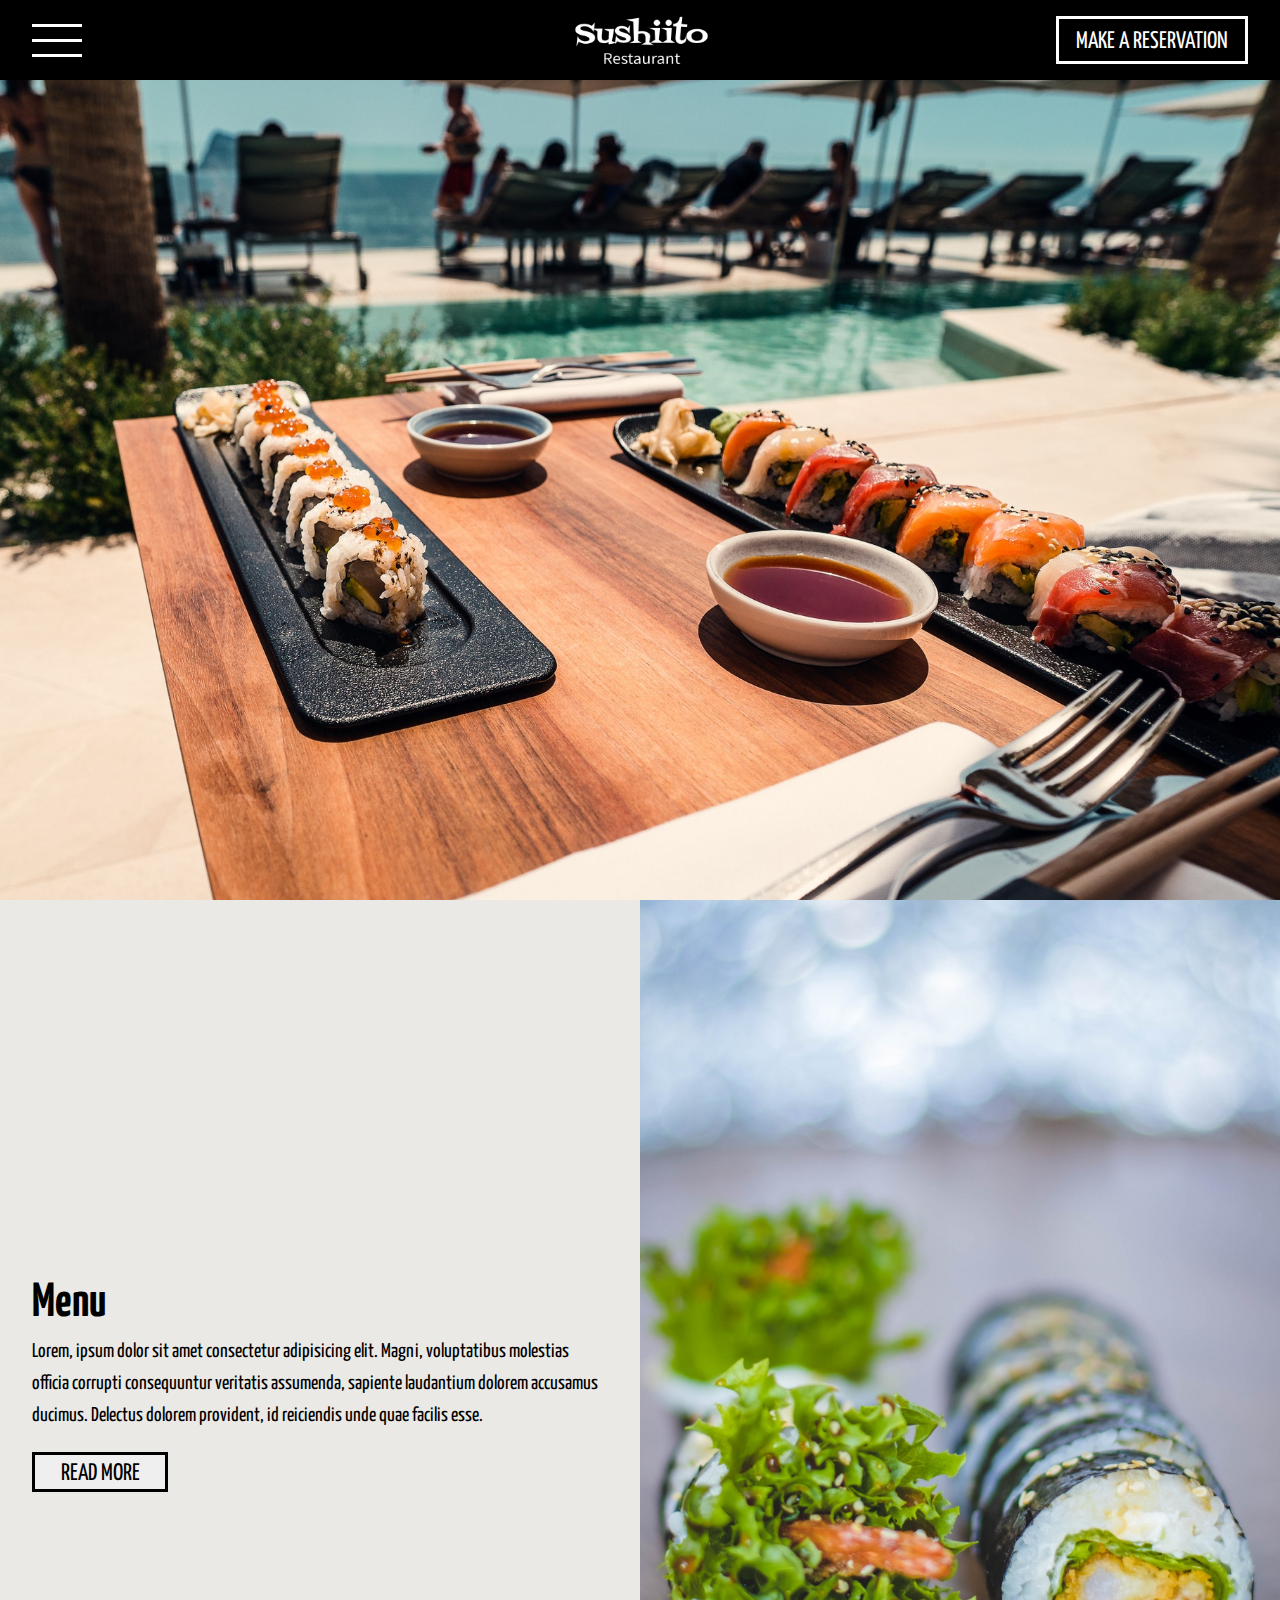
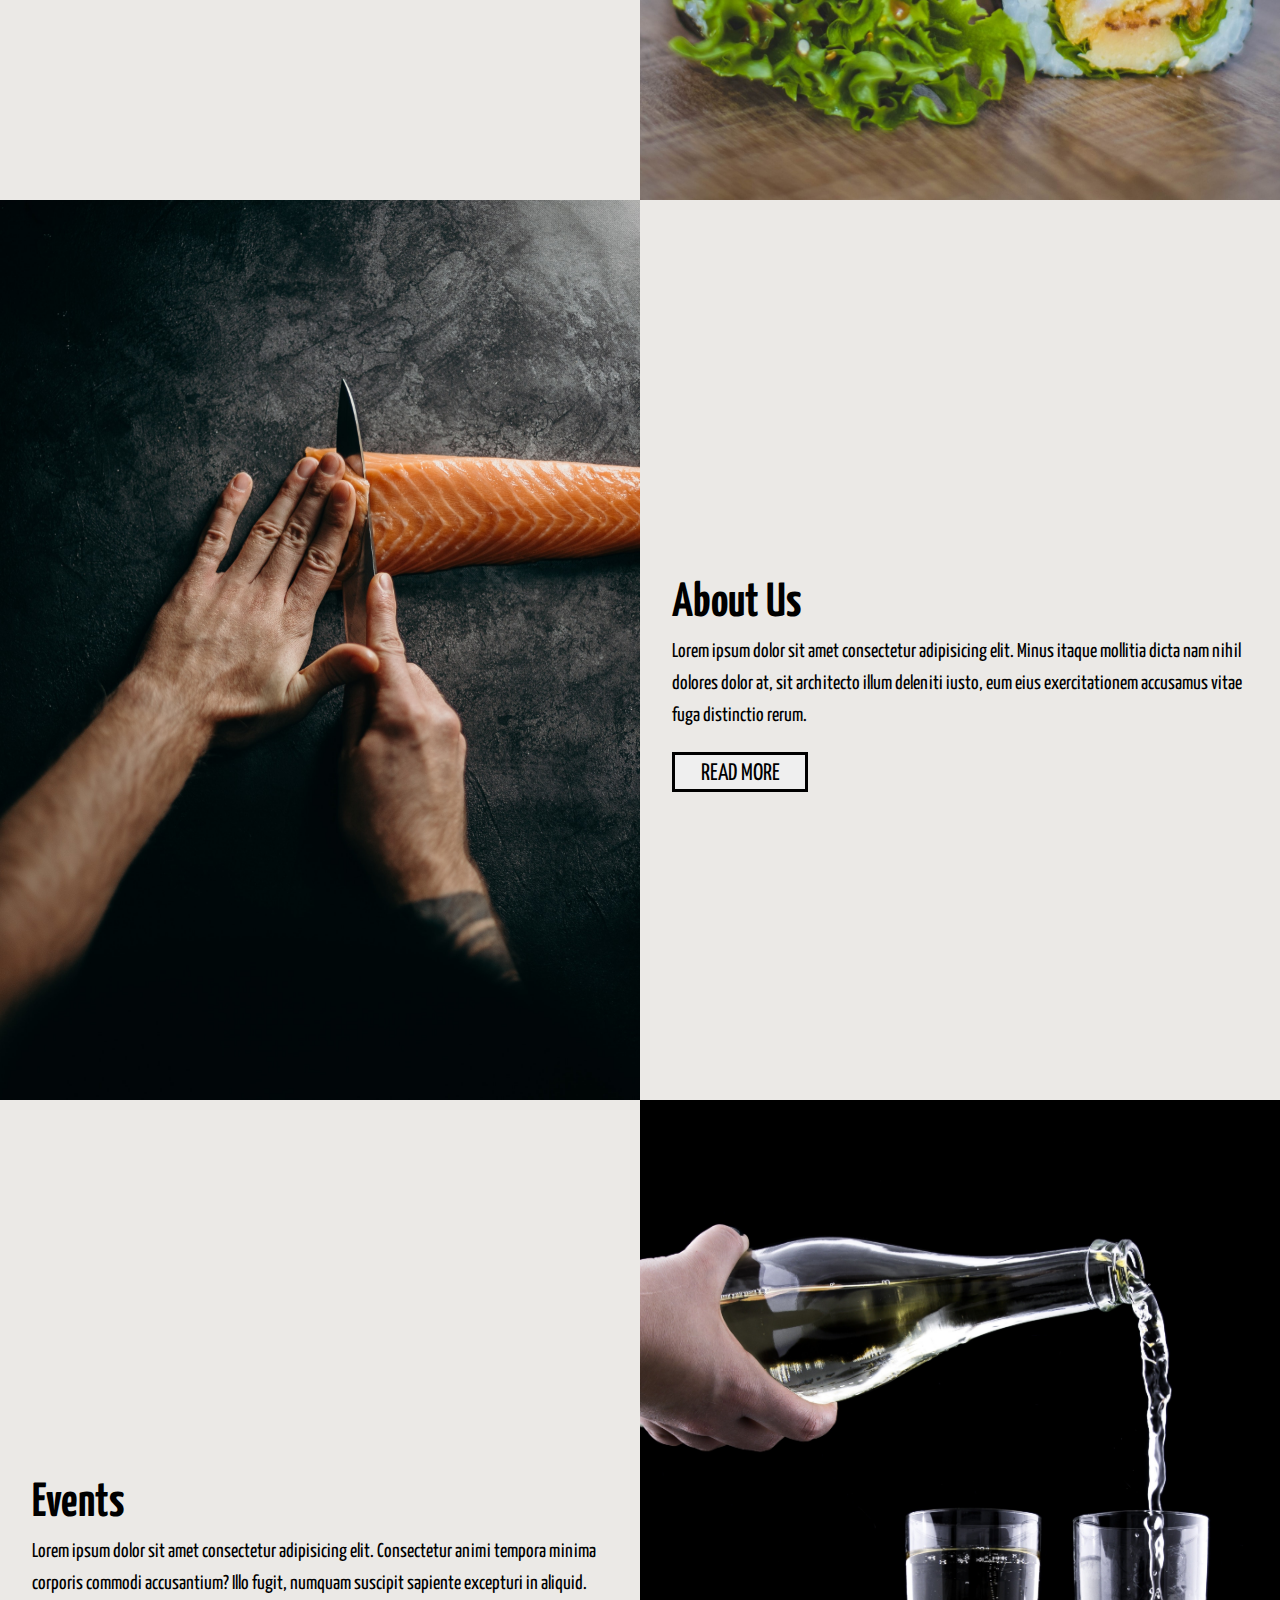
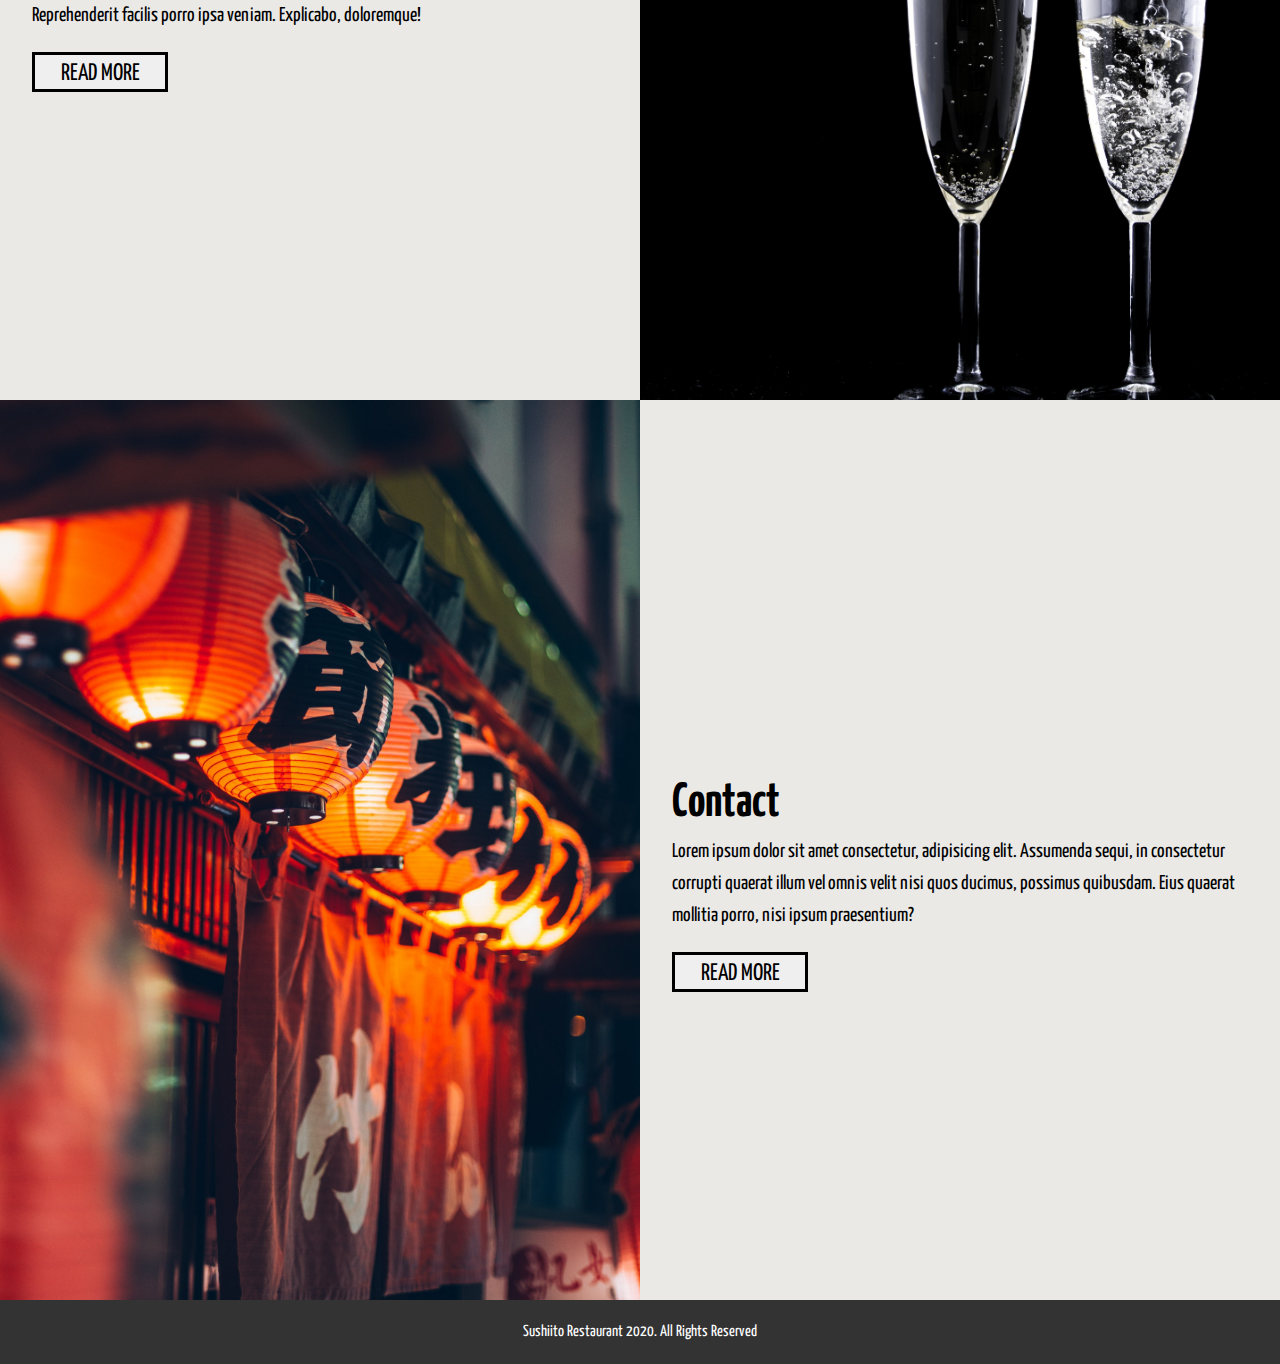
<file: index.html>
<!DOCTYPE html>
<html lang="en">
<head>
    <meta charset="UTF-8">
    <meta name="viewport" content="width=device-width, initial-scale=1.0">
    <meta http-equiv="X-UA-Compatible" content="ie=edge">
    <title>Sushiito Restaurant</title>
    <link rel="stylesheet" href="css/style.css">
    <link rel="stylesheet" href="css/menu.css">
    <link rel="stylesheet" href="https://unpkg.com/aos@next/dist/aos.css" />
    <link rel="stylesheet" href="https://fonts.googleapis.com/css?family=Fontdiner+Swanky|Yanone+Kaffeesatz&display=swap"> 
</head>
<body>
    <header class="header" id="navbar">
        <div class="container">
            <nav>
                <div class="navbar-segment" id="menu-segment">
                    <div class="menu-wrap">
                        <input type="checkbox" class="toggler">
                        <div class="hamburger"><div></div></div>
                        <div class="menu">
                            <div>
                                <div>
                                    <ul>
                                        <li><a href="https://lyamtorres.github.io/sushiito-restaurant/">Home</a></li>
                                        <li><a href="pages/restaurant-menu.html">Menu</a></li>
                                        <li><a href="pages/about.html">About</a></li>
                                        <li><a href="pages/events.html">Events</a></li>
                                        <li><a href="pages/contact.html">Contact</a></li>
                                        <li class="menu-reservation"><a href="pages/reservation.html">Reservation</a></li>
                                    </ul>
                                </div>
                            </div>
                        </div>
                    </div> 
                </div>
                <div class="navbar-segment" id="logo-segment">
                    <a href="https://lyamtorres.github.io/sushiito-restaurant/">
                        <div class="logo">
                            <img src="img/logo.png" alt="Logo of Sushiito Restaurant">
                        </div>
                    </a>
                </div>
                <div class="navbar-segment" id="reservation-segment">
                    <button type="button" id="reservation" onclick="location.href='pages/reservation.html'">make a reservation</button>
                </div>
            </nav>
        </div>
    </header>
    <section class="showcase">
        <div class="image-container">
        </div>
    </section>
    <section class="restaurant-menu">
        <div class="container">
            <div class="split info restaurant-menu"> 
                <div class="item">
                    <h2 class="title">Menu</h2>
                    <p class="description">
                        Lorem, ipsum dolor sit amet consectetur adipisicing elit. Magni, voluptatibus molestias officia 
                        corrupti consequuntur veritatis assumenda, sapiente laudantium dolorem accusamus ducimus. 
                        Delectus dolorem provident, id reiciendis unde quae facilis esse.
                    </p>
                    <button type="button" id="menu-button" onclick="location.href='pages/restaurant-menu.html'">read more</button>
                </div>
            </div>
                <div class="split image restaurant-menu">
            </div>
        </div>
    </section>
    <section class="about">
        <div class="container">
            <div class="split image about">
            </div>
            <div class="split info about">
                <div class="item">
                    <h2 class="title">About us</h2>
                    <p class="description">
                        Lorem ipsum dolor sit amet consectetur adipisicing elit. 
                        Minus itaque mollitia dicta nam nihil dolores dolor at, sit architecto illum deleniti iusto,
                        eum eius exercitationem accusamus vitae fuga distinctio rerum.
                    </p>
                    <button type="button" id="about-button" onclick="location.href='pages/about.html'">read more</button>
                </div>
            </div>
        </div>
    </section>
    <section class="events">
        <div class="container">
            <div class="split info events">
                <div class="item">
                    <h2 class="title">Events</h2>
                    <p class="description">
                        Lorem ipsum dolor sit amet consectetur adipisicing elit.
                        Consectetur animi tempora minima corporis commodi accusantium?
                        Illo fugit, numquam suscipit sapiente excepturi in aliquid. 
                        Reprehenderit facilis porro ipsa veniam. Explicabo, doloremque!
                    </p>
                    <button type="button" id="events-button" onclick="location.href='pages/events.html'">read more</button>
                </div>
            </div>
            <div class="split image events">
            </div>
        </div>
    </section>
    <section class="contact">
        <div class="container">
            <div class="split image contact">
            </div>
            <div class="split info contact">
                <div class="item">
                    <h2 class="title">Contact</h2>
                    <p class="description">
                        Lorem ipsum dolor sit amet consectetur, adipisicing elit. 
                        Assumenda sequi, in consectetur corrupti quaerat illum vel 
                        omnis velit nisi quos ducimus, possimus quibusdam. 
                        Eius quaerat mollitia porro, nisi ipsum praesentium?
                    </p>
                    <button type="button" id="contact-button" onclick="location.href='pages/contact.html'">read more</button>
                </div>
            </div>
        </div>
    </section>
    <footer class="footer">
        <div class="container">
            <p class="copyright">Sushiito Restaurant 2020. All Rights Reserved</p>
        </div>
    </footer>
   <script src="js/script.js"></script>
</body>
</html>
</file>
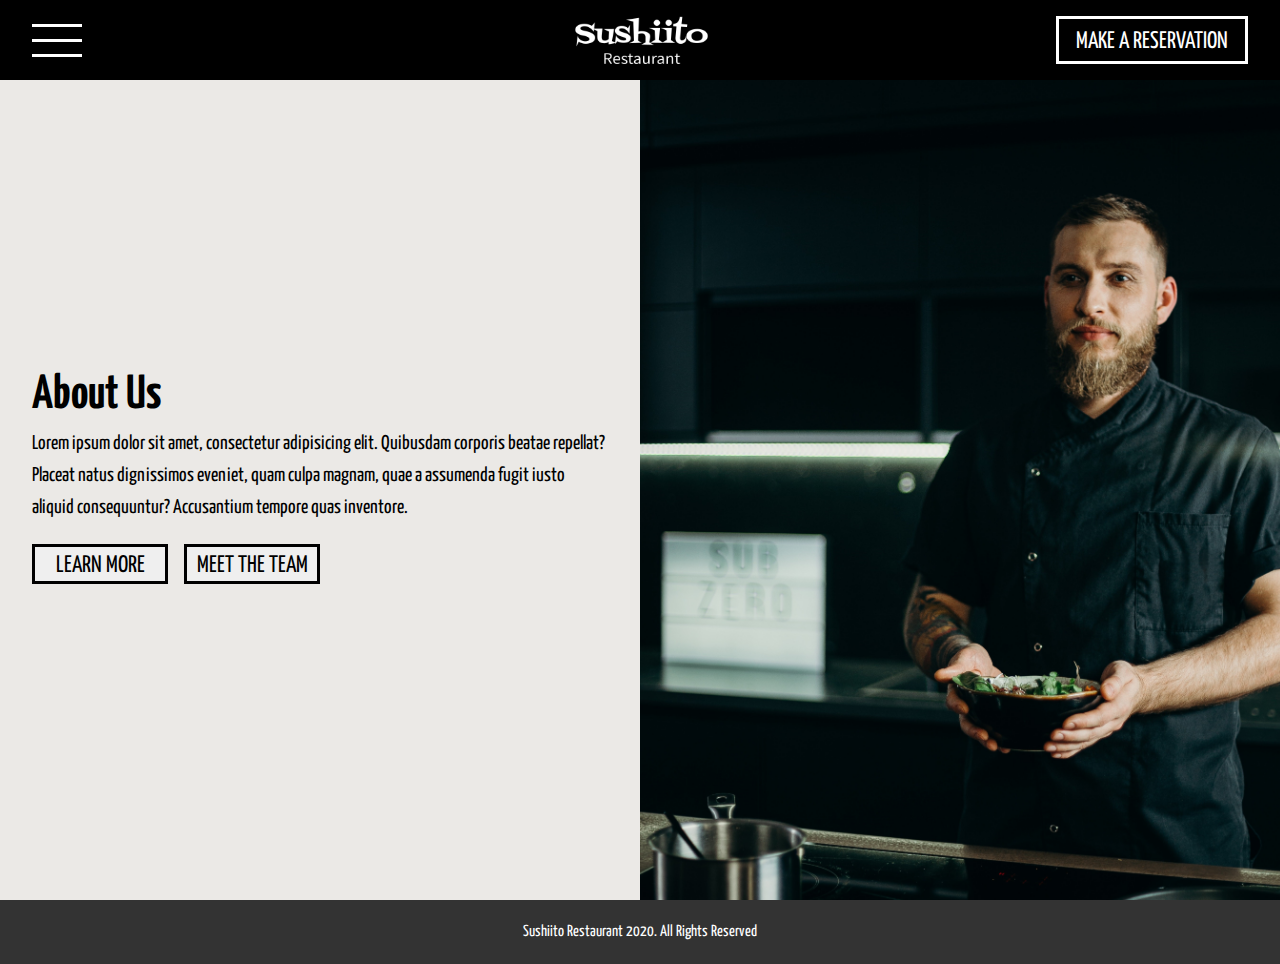
<file: pages/about.html>
<!DOCTYPE html>
<html lang="en">
<head>
    <meta charset="UTF-8">
    <meta name="viewport" content="width=device-width, initial-scale=1.0">
    <meta http-equiv="X-UA-Compatible" content="ie=edge">
    <title>About Sushiito & the Crew</title>
    <link rel="stylesheet" href="../css/style.css">
    <link rel="stylesheet" href="../css/menu.css">
    <link href="https://fonts.googleapis.com/css?family=Fontdiner+Swanky|Yanone+Kaffeesatz&display=swap" rel="stylesheet"> 
</head>
<body>
    <header class="header" id="navbar">
        <div class="container">
            <nav>
                <div class="navbar-segment" id="menu-segment">
                    <div class="menu-wrap">
                        <input type="checkbox" class="toggler">
                        <div class="hamburger"><div></div></div>
                        <div class="menu">
                            <div>
                                <div>
                                    <ul>
                                        <li><a href="https://lyamtorres.github.io/sushiito-restaurant/">Home</a></li>
                                        <li><a href="restaurant-menu.html">Menu</a></li>
                                        <li><a href="about.html">About</a></li>
                                        <li><a href="events.html">Events</a></li>
                                        <li><a href="contact.html">Contact</a></li>
                                        <li class="menu-reservation"><a href="reservation.html">Reservation</a></li>
                                    </ul>
                                </div>
                            </div>
                        </div>
                    </div> 
                </div>
                <div class="navbar-segment" id="logo-segment">
                    <a href="https://lyamtorres.github.io/sushiito-restaurant/">
                        <div class="logo">
                            <img src="../img/logo.png" alt="Logo of Sushiito Restaurant">
                        </div>
                    </a>
                </div>
                <div class="navbar-segment" id="reservation-segment">
                    <button type="button" id="reservation" onclick="location.href='reservation.html'">make a reservation</button>
                </div>
            </nav>
        </div>
    </header>
    <section class="main-about">
        <div class="container">
            <div class="split info main-about">
                <div class="item">
                    <h2 class="title">About us</h2>
                    <p class="description">
                        Lorem ipsum dolor sit amet, consectetur adipisicing elit.
                        Quibusdam corporis beatae repellat? Placeat natus dignissimos eveniet,
                        quam culpa magnam, quae a assumenda fugit iusto aliquid consequuntur? 
                        Accusantium tempore quas inventore.
                    </p>
                    <div class="box">
                        <button type="button" id="learn-more-button" onclick="">learn more</button>
                        <button type="button" id="meet-team-button" onclick="">meet the team</button>
                    </div>

                </div>
            </div>
            <div class="split image main-about">
            </div>
        </div>
    </section>
    <footer class="footer">
        <div class="container">
            <p class="copyright">Sushiito Restaurant 2020. All Rights Reserved</p>
        </div>
    </footer>
    <script src="../js/script.js"></script>
</body>
</html>
</file>
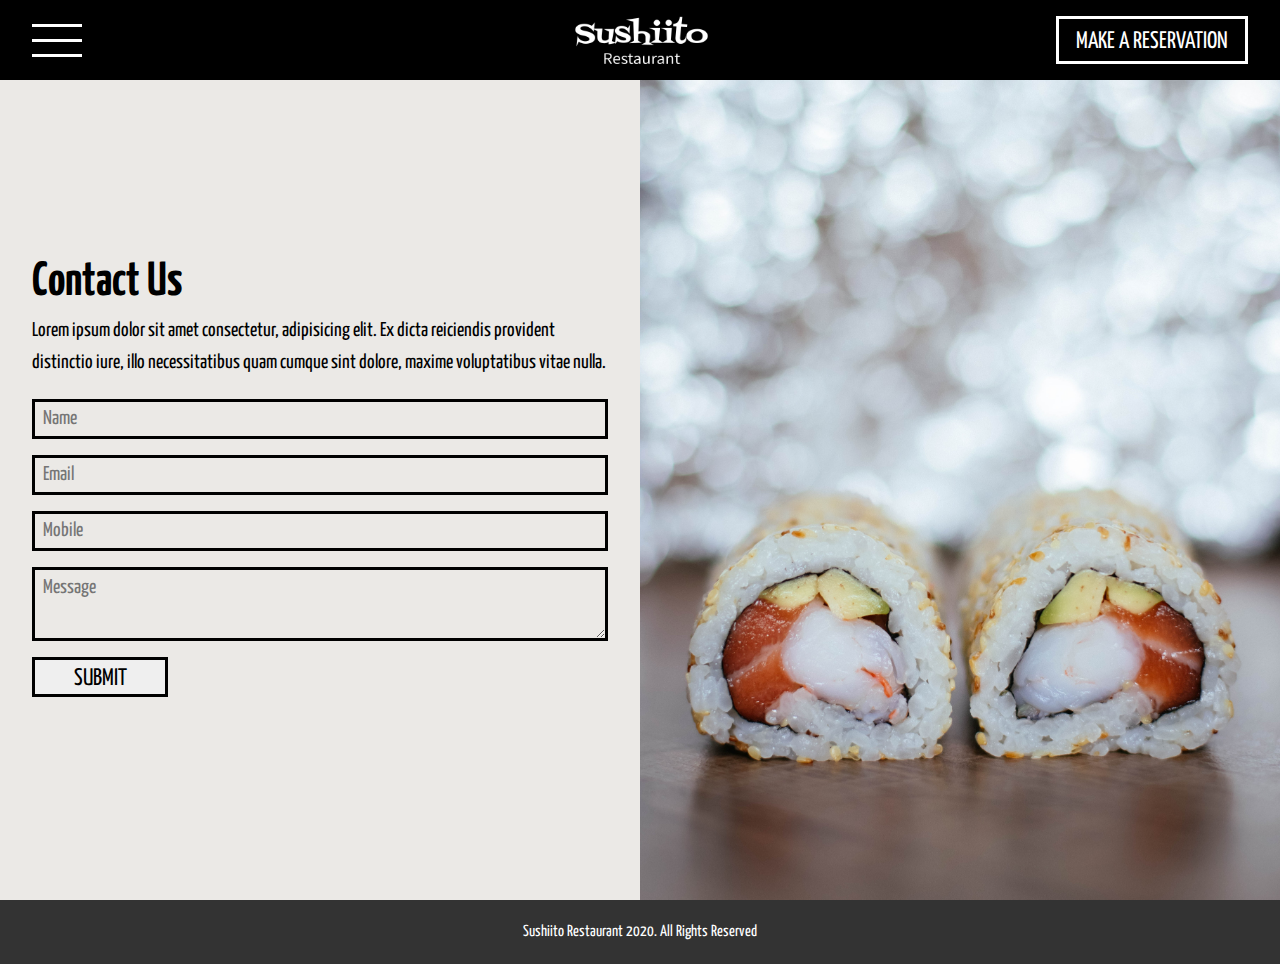
<file: pages/contact.html>
<!DOCTYPE html>
<html lang="en">
<head>
    <meta charset="UTF-8">
    <meta name="viewport" content="width=device-width, initial-scale=1.0">
    <meta http-equiv="X-UA-Compatible" content="ie=edge">
    <title>Contact Sushiito</title>
    <link rel="stylesheet" href="../css/style.css">
    <link rel="stylesheet" href="../css/menu.css">
    <link href="https://fonts.googleapis.com/css?family=Fontdiner+Swanky|Yanone+Kaffeesatz&display=swap" rel="stylesheet"> 
</head>
<body>
    <header class="header" id="navbar">
        <div class="container">
            <nav>
                <div class="navbar-segment" id="menu-segment">
                    <div class="menu-wrap">
                        <input type="checkbox" class="toggler">
                        <div class="hamburger"><div></div></div>
                        <div class="menu">
                            <div>
                                <div>
                                    <ul>
                                        <li><a href="https://lyamtorres.github.io/sushiito-restaurant/">Home</a></li>
                                        <li><a href="restaurant-menu.html">Menu</a></li>
                                        <li><a href="about.html">About</a></li>
                                        <li><a href="events.html">Events</a></li>
                                        <li><a href="contact.html">Contact</a></li>
                                        <li class="menu-reservation"><a href="reservation.html">Reservation</a></li>
                                    </ul>
                                </div>
                            </div>
                        </div>
                    </div> 
                </div>
                <div class="navbar-segment" id="logo-segment">
                    <a href="https://lyamtorres.github.io/sushiito-restaurant/">
                        <div class="logo">
                            <img src="../img/logo.png" alt="Logo of Sushiito Restaurant">
                        </div>
                    </a>
                </div>
                <div class="navbar-segment" id="reservation-segment">
                    <button type="button" id="reservation" onclick="location.href='reservation.html'">make a reservation</button>
                </div>
            </nav>
        </div>
    </header>
    <section class="main-contact">
        <div class="container">
            <div class="split info main-contact">
                <div class="item">
                    <h2 class="title">Contact us</h2>
                    <p class="description">
                        Lorem ipsum dolor sit amet consectetur, adipisicing elit. 
                        Ex dicta reiciendis provident distinctio iure, illo necessitatibus quam cumque sint dolore,
                        maxime voluptatibus vitae nulla.
                    </p>

                    <!----- FORM RELATED CODE ----->
                    <form id="contact-form" method="post" action="" onsubmit="return validateForm();">
                        <input type="text" id="user-name" placeholder="Name" required="required" />
                        <input type="email" id="user-email" placeholder="Email" required="required" />
                        <input type="tel" id="user-mobile" placeholder="Mobile" required="required" pattern="[0-9]{10}" />
                        <textarea id="user-message" placeholder="Message" maxlength="300"></textarea>
                        <div class="box">
                            <button type="submit" id="submit-button" onclick="">submit</button>
                        </div>
                    </form>
                    <!----- ENDS HERE ----->
                    
                </div>
            </div>
            <div class="split image main-contact">
            </div>
        </div>
    </section>
    <footer class="footer">
        <div class="container">
            <p class="copyright">Sushiito Restaurant 2020. All Rights Reserved</p>
        </div>
    </footer>
    <script src="../js/script.js"></script>
</body>
</html>
</file>
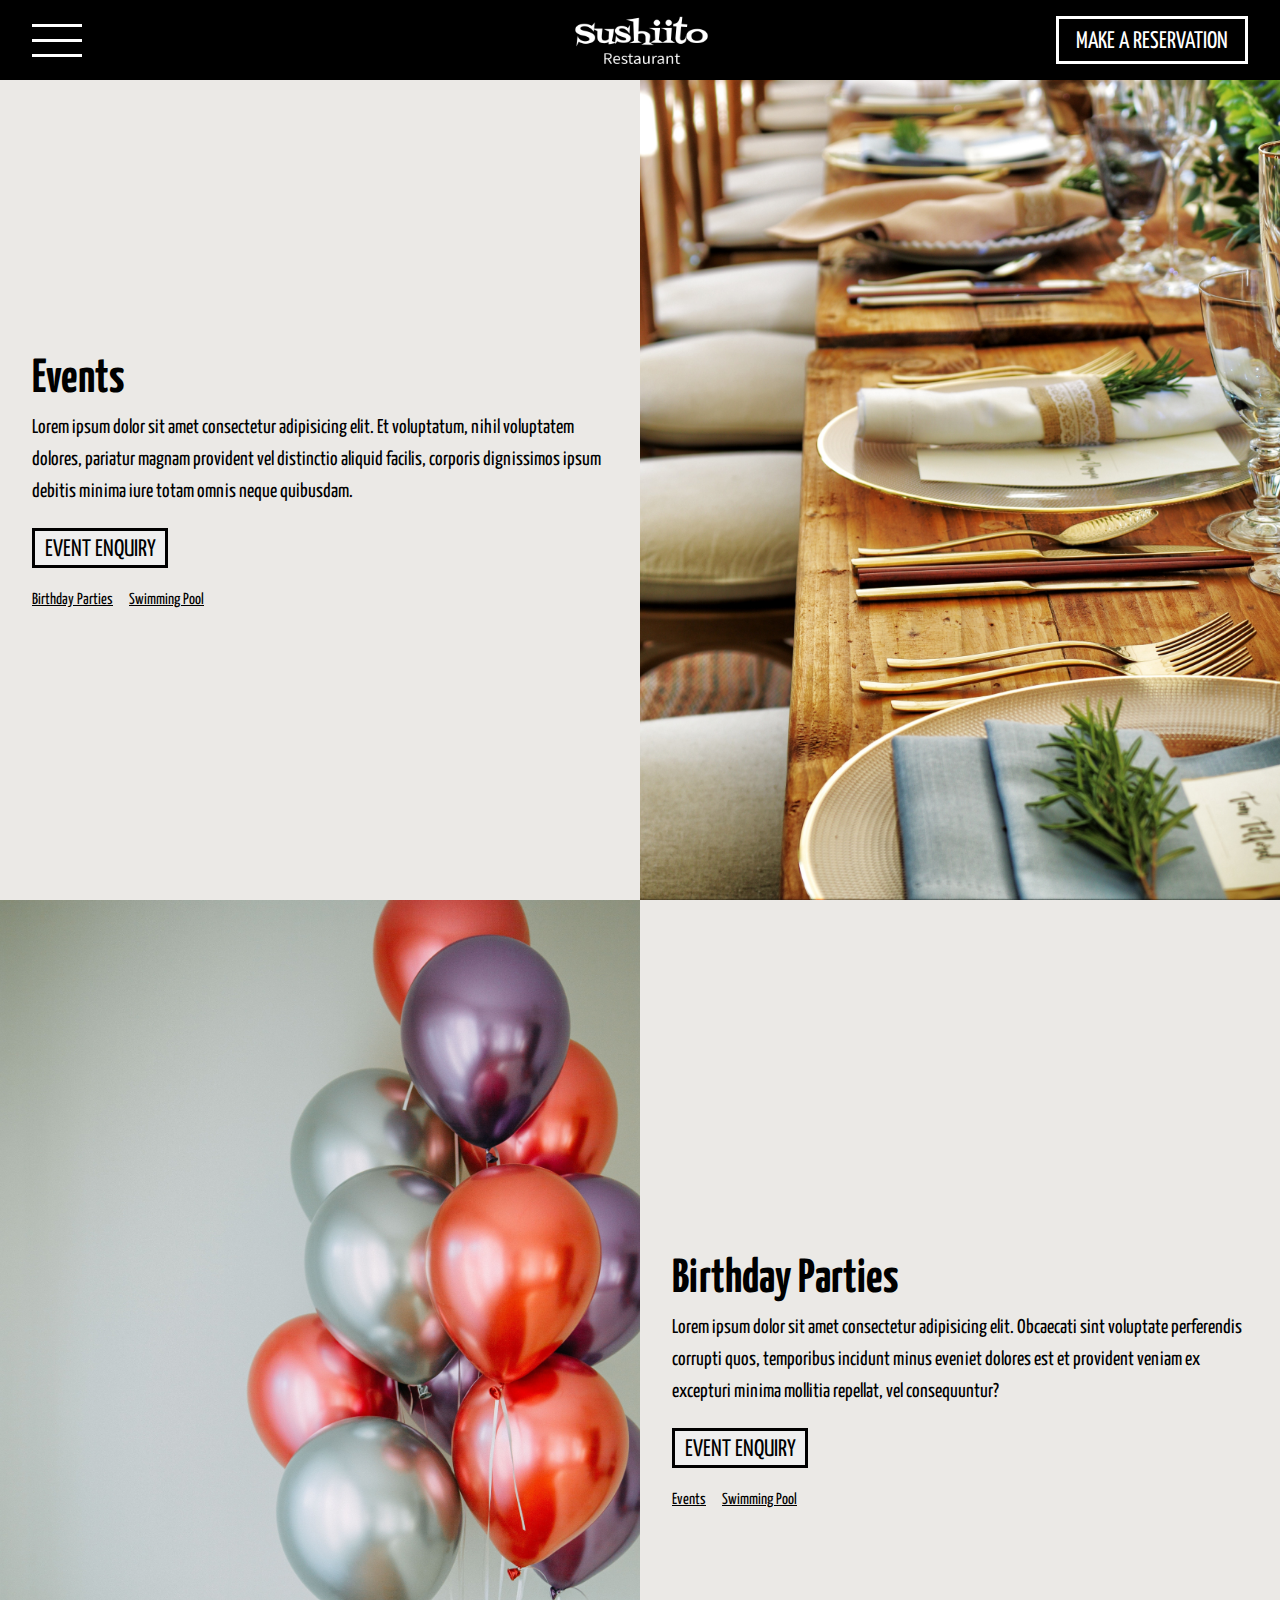
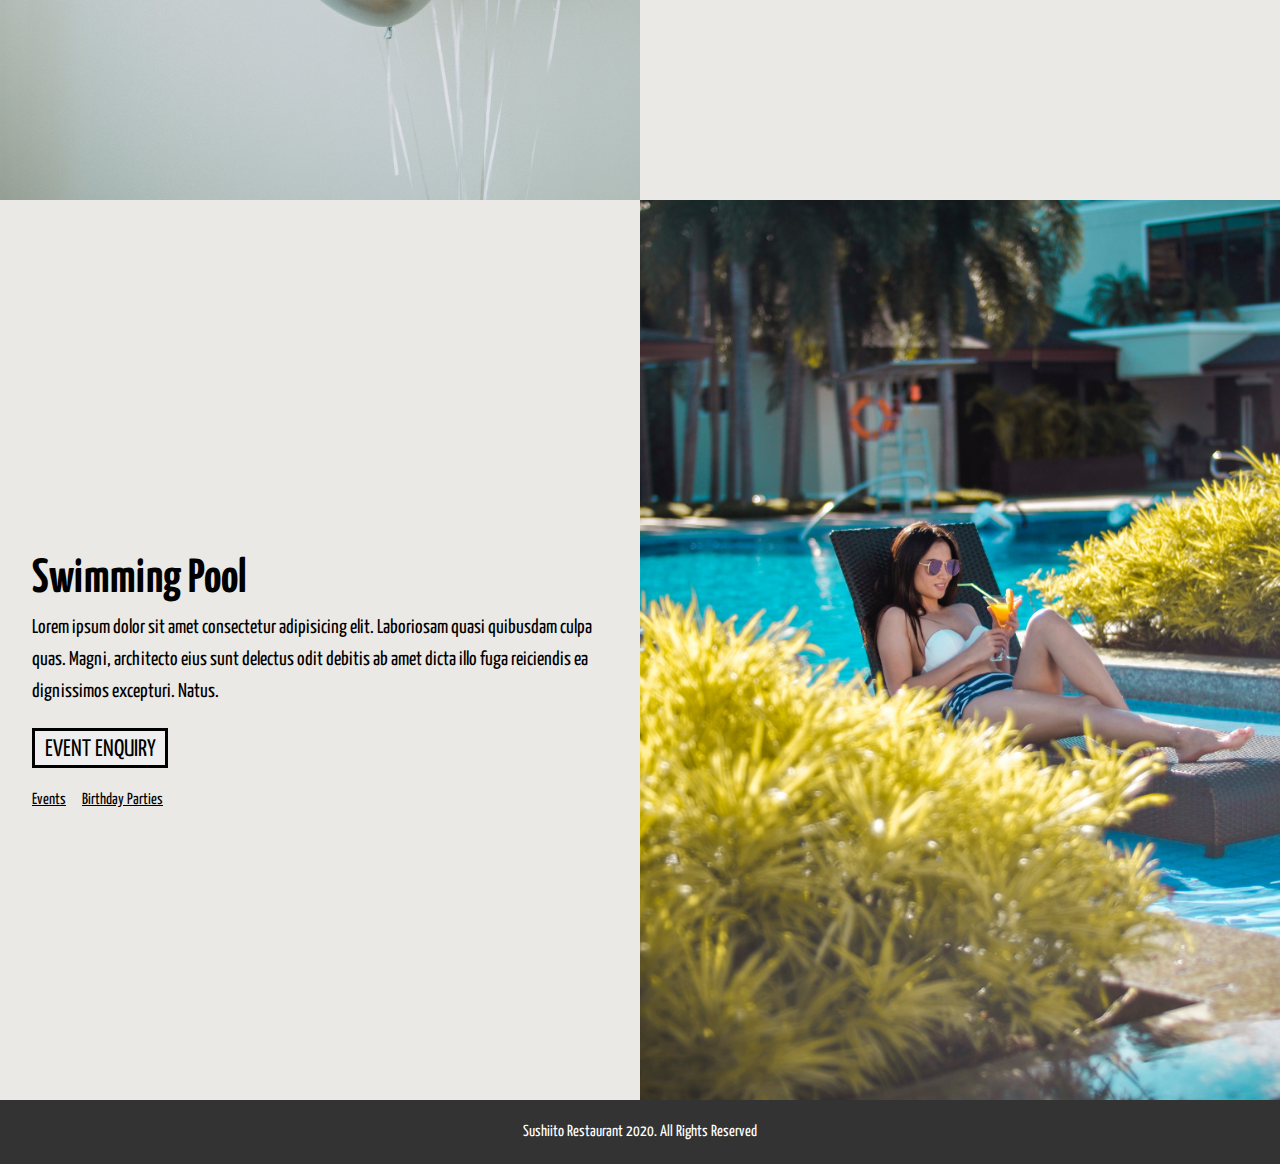
<file: pages/events.html>
<!DOCTYPE html>
<html lang="en">
<head>
    <meta charset="UTF-8">
    <meta name="viewport" content="width=device-width, initial-scale=1.0">
    <meta http-equiv="X-UA-Compatible" content="ie=edge">
    <title>Events at Sushiito</title>
    <link rel="stylesheet" href="../css/style.css">
    <link rel="stylesheet" href="../css/menu.css">
    <link href="https://fonts.googleapis.com/css?family=Fontdiner+Swanky|Yanone+Kaffeesatz&display=swap" rel="stylesheet"> 
</head>
<body>
    <header class="header" id="navbar">
        <div class="container">
            <nav>
                <div class="navbar-segment" id="menu-segment">
                    <div class="menu-wrap">
                        <input type="checkbox" class="toggler">
                        <div class="hamburger"><div></div></div>
                        <div class="menu">
                            <div>
                                <div>
                                    <ul>
                                        <li><a href="https://lyamtorres.github.io/sushiito-restaurant/">Home</a></li>
                                        <li><a href="restaurant-menu.html">Menu</a></li>
                                        <li><a href="about.html">About</a></li>
                                        <li><a href="events.html">Events</a></li>
                                        <li><a href="contact.html">Contact</a></li>
                                        <li class="menu-reservation"><a href="reservation.html">Reservation</a></li>
                                    </ul>
                                </div>
                            </div>
                        </div>
                    </div> 
                </div>
                <div class="navbar-segment" id="logo-segment">
                    <a href="https://lyamtorres.github.io/sushiito-restaurant/">
                        <div class="logo">
                            <img src="../img/logo.png" alt="Logo of Sushiito Restaurant">
                        </div>
                    </a>
                </div>
                <div class="navbar-segment" id="reservation-segment">
                    <button type="button" id="reservation" onclick="location.href='reservation.html'">make a reservation</button>
                </div>
            </nav>
        </div>
    </header>
    <section id="main-events" class="main-events">
        <div class="container">
            <div class="split info main-events">
                <div class="item">
                    <h2 class="title">Events</h2>
                    <p class="description">
                        Lorem ipsum dolor sit amet consectetur adipisicing elit. 
                        Et voluptatum, nihil voluptatem dolores, pariatur magnam provident vel distinctio aliquid facilis,
                        corporis dignissimos ipsum debitis minima iure totam omnis neque quibusdam.
                    </p>
                    <div class="box">
                        <button type="button" class="event-enquiry-button" onclick="">event enquiry</button>
                    </div>
                    <nav>
                        <ol>
                            <li><a class="birthday-link-one" href="#birthday">Birthday parties</a></li>
                            <li><a class="pool-link-one" href="#pool">Swimming pool</a></li>
                        </ol>
                    </nav>
                </div>
            </div>
            <div class="split image main-events">
            </div>
        </div>
    </section>
    <section id="birthday" class="birthday">
        <div class="container">
            <div class="split image birthday">
            </div>
            <div class="split info birthday">
                <div class="item">
                    <h2 class="title">Birthday parties</h2>
                    <p class="description">
                        Lorem ipsum dolor sit amet consectetur adipisicing elit. 
                        Obcaecati sint voluptate perferendis corrupti quos, 
                        temporibus incidunt minus eveniet dolores est et provident
                        veniam ex excepturi minima mollitia repellat, vel consequuntur?
                    </p>
                    <div class="box">
                        <button type="button" class="event-enquiry-button" onclick="">event enquiry</button>
                    </div>
                    <nav>
                        <ol>
                            <li><a class="events-link-one" href="#main-events">Events</a></li>
                            <li><a class="pool-link-two" href="#pool">Swimming pool</a></li>
                        </ol>
                    </nav>
                </div>
            </div>
        </div>
    </section>
    <section id="pool" class="pool">
        <div class="container">
            <div class="split info pool">
                <div class="item">
                    <h2 class="title">Swimming pool</h2>
                    <p class="description">
                        Lorem ipsum dolor sit amet consectetur adipisicing elit.
                        Laboriosam quasi quibusdam culpa quas. Magni, architecto eius 
                        sunt delectus odit debitis ab amet dicta illo fuga reiciendis
                        ea dignissimos excepturi. Natus.
                    </p>
                    <div class="box">
                        <button type="button" class="event-enquiry-button" onclick="">event enquiry</button>
                    </div>
                    <nav>
                        <ol>
                            <li><a class="events-link-two" href="#main-events">Events</a></li>
                            <li><a class="birthday-link-two" href="#birthday">Birthday parties</a></li>
                        </ol>
                    </nav>
                </div>
            </div>
            <div class="split image pool">
            </div>
        </div>
    </section>
    <footer class="footer">
        <div class="container">
            <p class="copyright">Sushiito Restaurant 2020. All Rights Reserved</p>
        </div>
    </footer>
    <script src="../js/script.js"></script>
</body>
</html>
</file>
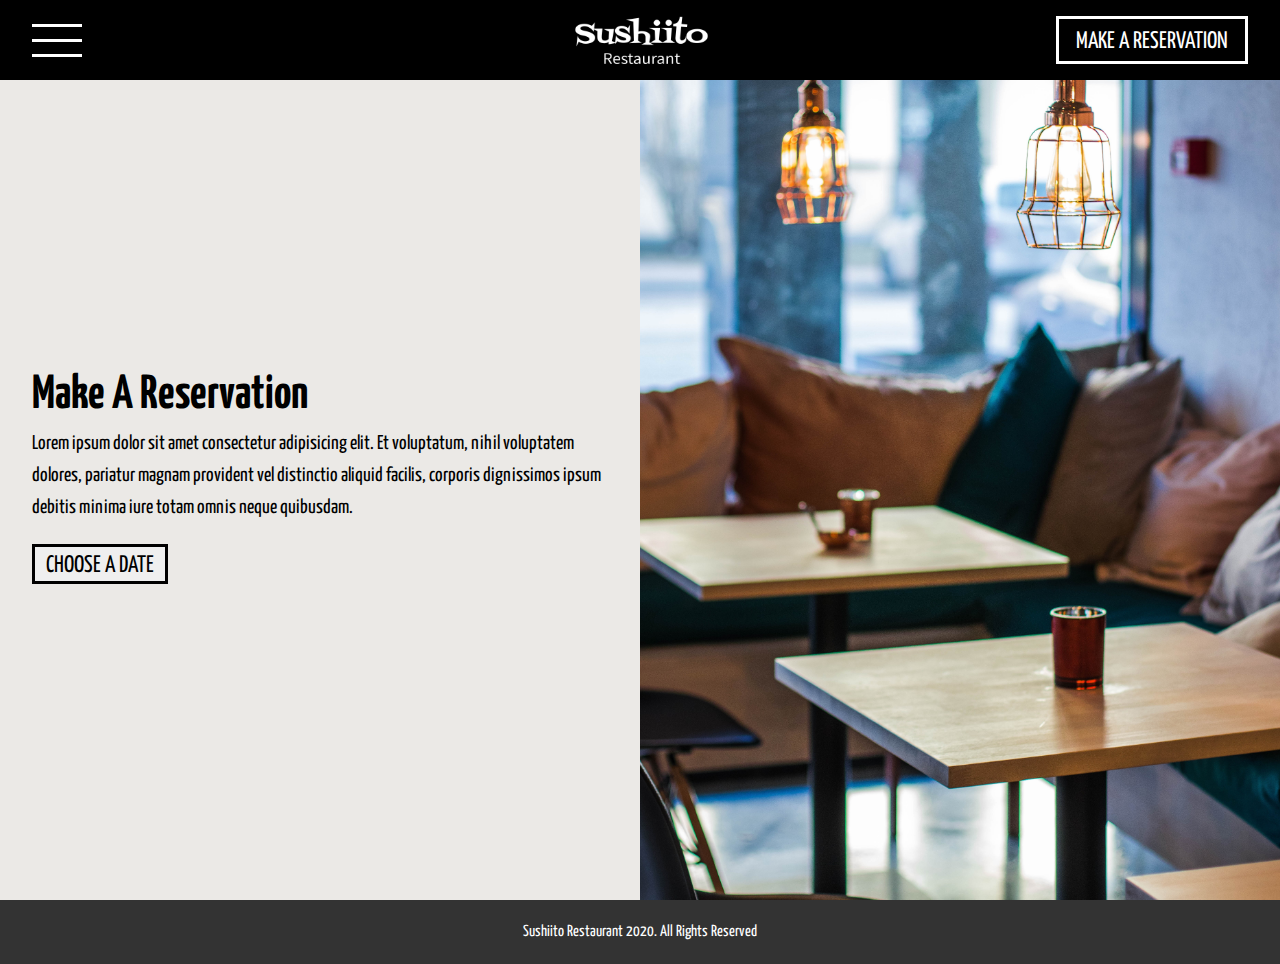
<file: pages/reservation.html>
<!DOCTYPE html>
<html lang="en">
<head>
    <meta charset="UTF-8">
    <meta name="viewport" content="width=device-width, initial-scale=1.0">
    <meta http-equiv="X-UA-Compatible" content="ie=edge">
    <title>Make a Reservation at Sushiito</title>
    <link rel="stylesheet" href="../css/style.css">
    <link rel="stylesheet" href="../css/menu.css">
    <link href="https://fonts.googleapis.com/css?family=Fontdiner+Swanky|Yanone+Kaffeesatz&display=swap" rel="stylesheet"> 
</head>
<body>
    <header class="header" id="navbar">
        <div class="container">
            <nav>
                <div class="navbar-segment" id="menu-segment">
                    <div class="menu-wrap">
                        <input type="checkbox" class="toggler">
                        <div class="hamburger"><div></div></div>
                        <div class="menu">
                            <div>
                                <div>
                                    <ul>
                                        <li><a href="https://lyamtorres.github.io/sushiito-restaurant/">Home</a></li>
                                        <li><a href="restaurant-menu.html">Menu</a></li>
                                        <li><a href="about.html">About</a></li>
                                        <li><a href="events.html">Events</a></li>
                                        <li><a href="contact.html">Contact</a></li>
                                        <li class="menu-reservation"><a href="reservation.html">Reservation</a></li>
                                        
                                    </ul>
                                </div>
                            </div>
                        </div>
                    </div> 
                </div>
                <div class="navbar-segment" id="logo-segment">
                    <a href="https://lyamtorres.github.io/sushiito-restaurant/">
                        <div class="logo">
                            <img src="../img/logo.png" alt="Logo of Sushiito Restaurant">
                        </div>
                    </a>
                </div>
                <div class="navbar-segment" id="reservation-segment">
                    <button type="button" id="reservation" onclick="location.href='reservation.html'">make a reservation</button>
                </div>
            </nav>
        </div>
    </header>
    <section class="main-reservation">
        <div class="container">
            <div class="split info main-reservation">
                <div class="item">
                    <h2 class="title">Make a Reservation</h2>
                    <p class="description">
                        Lorem ipsum dolor sit amet consectetur adipisicing elit. 
                        Et voluptatum, nihil voluptatem dolores, pariatur magnam provident vel distinctio aliquid facilis,
                        corporis dignissimos ipsum debitis minima iure totam omnis neque quibusdam.
                    </p>
                    <div class="box">
                        <button type="button" id="choose-date-button" onclick="">choose a date</button>
                    </div>
                </div>
            </div>
            <div class="split image main-reservation">
            </div>
        </div>
    </section>
    <footer class="footer">
        <div class="container">
            <p class="copyright">Sushiito Restaurant 2020. All Rights Reserved</p>
        </div>
    </footer>
    <script src="../js/script.js"></script>
</body>
</html>
</file>
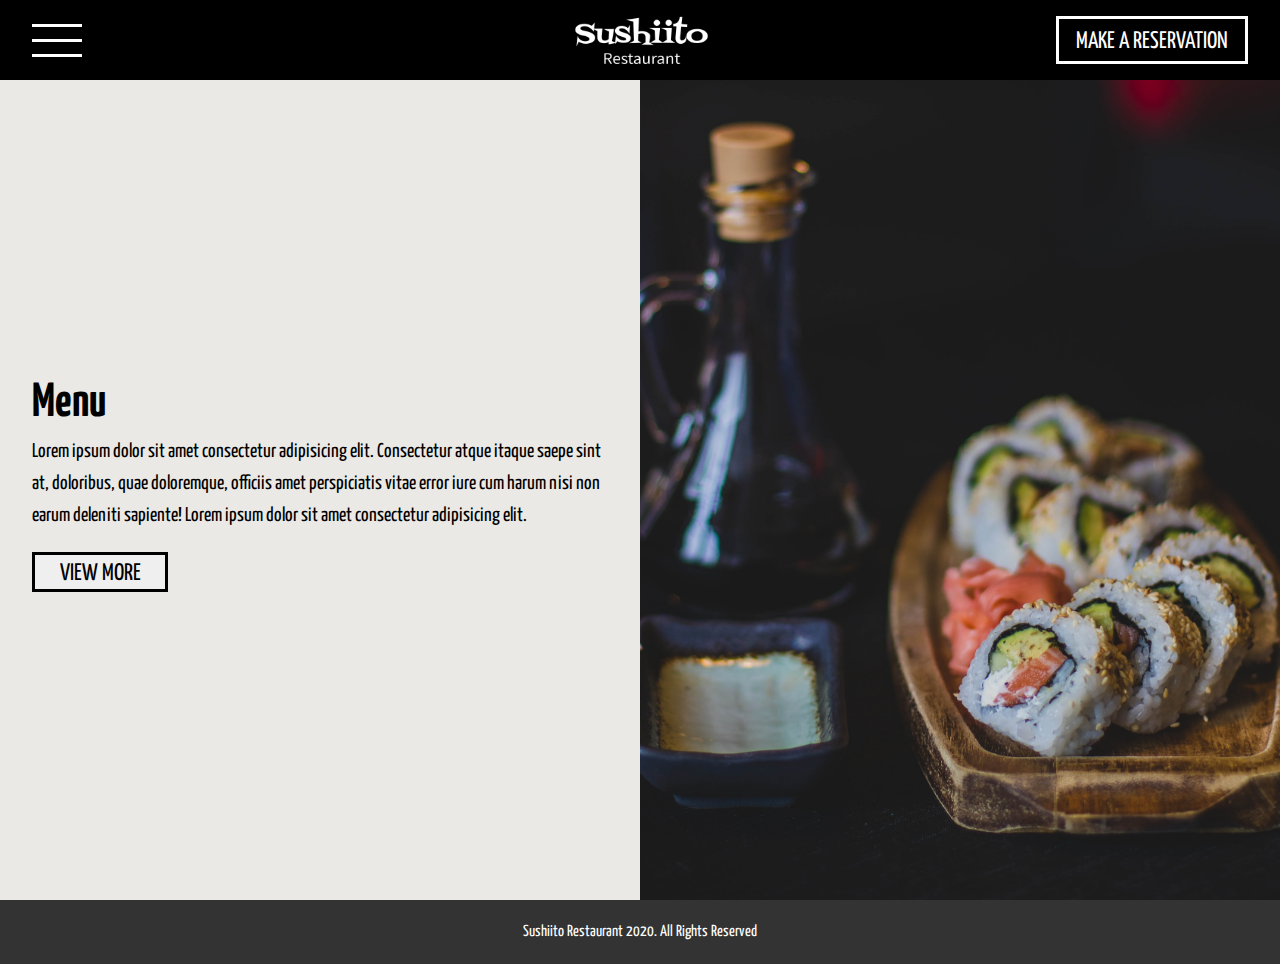
<file: pages/restaurant-menu.html>
<!DOCTYPE html>
<html lang="en">
<head>
    <meta charset="UTF-8">
    <meta name="viewport" content="width=device-width, initial-scale=1.0">
    <meta http-equiv="X-UA-Compatible" content="ie=edge">
    <title>View Sushiito Menu</title>
    <link rel="stylesheet" href="../css/style.css">
    <link rel="stylesheet" href="../css/menu.css">
    <link href="https://fonts.googleapis.com/css?family=Fontdiner+Swanky|Yanone+Kaffeesatz&display=swap" rel="stylesheet"> 
</head>
<body>
    <header class="header" id="navbar">
        <div class="container">
            <nav>
                <div class="navbar-segment" id="menu-segment">
                    <div class="menu-wrap">
                        <input type="checkbox" class="toggler">
                        <div class="hamburger"><div></div></div>
                        <div class="menu">
                            <div>
                                <div>
                                    <ul>
                                        <li><a href="https://lyamtorres.github.io/sushiito-restaurant/">Home</a></li>
                                        <li><a href="restaurant-menu.html">Menu</a></li>
                                        <li><a href="about.html">About</a></li>
                                        <li><a href="events.html">Events</a></li>
                                        <li><a href="contact.html">Contact</a></li>
                                        <li class="menu-reservation"><a href="reservation.html">Reservation</a></li>
                                    </ul>
                                </div>
                            </div>
                        </div>
                    </div> 
                </div>
                <div class="navbar-segment" id="logo-segment">
                    <a href="https://lyamtorres.github.io/sushiito-restaurant/">
                        <div class="logo">
                            <img src="../img/logo.png" alt="Logo of Sushiito Restaurant">
                        </div>
                    </a>
                </div>
                <div class="navbar-segment" id="reservation-segment">
                    <button type="button" id="reservation" onclick="location.href='reservation.html'">make a reservation</button>
                </div>
            </nav>
        </div>
    </header>
    <section class="main-menu">
        <div class="container">
            <div class="split info main-menu">
                <div class="item">
                    <h2 class="title">Menu</h2>
                    <p class="description">
                        Lorem ipsum dolor sit amet consectetur adipisicing elit.
                        Consectetur atque itaque saepe sint at, doloribus, quae doloremque,
                        officiis amet perspiciatis vitae error iure cum harum nisi non earum deleniti sapiente!
                        Lorem ipsum dolor sit amet consectetur adipisicing elit. 
                    </p>
                    <button type="button" id="view-menu-button" onclick="">view more</button>
                </div>
            </div>
            <div class="split image main-menu">
            </div>
        </div>
    </section>
    <footer class="footer">
        <div class="container">
            <p class="copyright">Sushiito Restaurant 2020. All Rights Reserved</p>
        </div>
    </footer>
    <script src="../js/script.js"></script>
</body>
</html>
</file>
<file: css/style.css>
:root {
  --primary-color: #EBE9E6;
  --secondary-color: #000000;
  --terciary-color: #FFFFFF;
  --section-width: 100%;
  --section-height: 100vh;
}

          /*

            || General Styles 
            
          */

* {
  font-family: 'Yanone Kaffeesatz', sans-serif;
}

body {
  margin: 0;
  padding: 0;
  font-size: 16px;
  line-height: 2rem;
}

h2 {
  margin: 0;
  margin-bottom: 1rem;
  text-transform: capitalize;
}

nav {
  width: inherit;
  height: inherit;
  display: inherit;
}

a {
  text-decoration: none;
  text-transform: capitalize;
}

ol {
  width: var(--section-width);
  margin: 0;
  padding: 0;
  list-style: none;
  display: inherit;
}

ol a {
  padding-right: 1rem;
  font-size: 1rem;
  color: var(--secondary-color);
  text-decoration: underline;
}

ul {
  margin: 0;
  padding: 0;
  list-style: none;
}

button {
  width: 8.5rem;
  height: 2.5rem;
  line-height: 2.25rem;
  font-size: 1.5rem;
  text-transform: uppercase;
  color: var(--secondary-color);
  border: solid var(--secondary-color);
  transition: .25s ease-in-out;
  cursor: pointer;
}

button:hover {
  color: var(--terciary-color);
  background-color: var(--secondary-color);
}

          /*

            || Utilities Styles 
            
          */

.container {
  margin: 0 auto;
  padding: 0 2rem;
  width: inherit;
  height: inherit;
  display: flex;
}

.box {
  margin-bottom: 1rem;
  width: var(--section-width);
  height: 2.5rem;
  display: flex;
}

.split {
  width: 50%;
  height: inherit;
  position: absolute;
}

.split.info {
  background-color: var(--primary-color);
  display: inherit;
  align-items: center;
}

.split.image {
  background-size: cover;
  background-position: center;
}

.item {
  margin: 0 auto;
  padding: 0 2rem;
  padding-top: 4rem;
  width: var(--section-width);
  display: inherit;
  flex-wrap: wrap;
}


          /*

            || Header and Navigation Styles 
            
          */

.header {
  width: var(--section-width);
  height: 5rem;
  background-color: var(--secondary-color);
  position: fixed;
  z-index: 1;
  display: flex;
}

.header .container {
  height: inherit;
}

.header .menu .menu-reservation {
  display: none;
}

.navbar-segment {
  width: 33.33333%;
  display: inherit;
  align-items: center;
}

.logo {
  width: 9rem;
  height: 3rem;
}

#reservation {
  width: 12rem;
  height: 3rem;
  line-height: 2.75rem;
  color: var(--terciary-color);
  background-color: var(--secondary-color);
  border: solid var(--terciary-color);
}

#reservation:hover {
  color: var(--secondary-color);
  background-color: var(--terciary-color);
}

#logo-segment {
  justify-content: center;
}

#reservation-segment {
  justify-content: flex-end;
}

.logo img {
  width: inherit;
  height: inherit;
}

          /*

            || Showcase Styles 
            
          */

.showcase {
  height: var(--section-height);
}

.image-container {
  height: inherit;
  background-size: cover;
  background-position: center;
}

.showcase .image-container {
  background-image: url(../img/hero.jpg);
}

          /*

            || Restaurant Menu Styles
            
          */

.restaurant-menu {
  height: var(--section-height);
  display: flex; /* What does it do? */
}

.title {
  margin-top: 1rem;
  width: inherit;
  font-size: 3rem;
  font-weight: bold;
}

.description {
  margin-top: 0;
  width: inherit;
  font-size: 1.25rem;
}

.split.info.restaurant-menu {
  left: 0;
}

.split.image.restaurant-menu {
  background-image: url(../img/menu.jpg);
  right: 0;
}

          /*

            || About Styles
            
          */

.about {
  height: var(--section-height);
  display: flex;
}

.split.info.about {
  right: 0;
}

.split.image.about {
  background-image: url(../img/about.jpg);
  left: 0;
}

#meet-team-button {
  margin-left: 1rem;
}

          /*

            || Events Styles
            
          */

.events {
  height: var(--section-height);
  display: flex;
}

.split.info.events {
  left: 0;
}

.split.image.events {
  background-image: url(../img/events.jpg);
  right: 0;
}

          /*

            || Contact Styles
            
          */

.contact {
  height: var(--section-height);
  display: flex;
}

.split.info.contact {
  right: 0;
}

.split.image.contact {
  background-image: url(../img/contact.jpg);
  left: 0;
}

          /*

            || Footer Styles
            
          */

.footer {
  height: 4rem;
  background-color: #333333;
}

.footer .container {
  width: auto;
  height: inherit;
  justify-content: center;
  align-items: center;
}

.copyright {
  margin: 0;
  color: var(--terciary-color);
}

          /*

            || Restaurant Menu Page Styles
            
          */

.main-menu {
  height: var(--section-height);
  display: flex;
}

.split.info.main-menu {
  left: 0;
}

.split.image.main-menu {
  background-image: url(../img/main-menu.jpg);
  right: 0;
}

          /*

            || About Page Styles
            
          */

.main-about {
  height: var(--section-height);
  display: flex;
}

.split.info.main-about {
  left: 0;
}

.split.image.main-about {
  background-image: url(../img/main-about.jpg);
  right: 0;
}

          /*

            || Events Page Styles
            
          */

.main-events {
  height: var(--section-height);
  display: flex;
}

.split.info.main-events {
  left: 0;
}

.split.image.main-events {
  background-image: url(../img/main-events.jpg);
  right: 0;
}

.birthday {
  height: var(--section-height);
  display: flex;
}

.split.info.birthday {
  right: 0;
}

.split.image.birthday {
  background-image: url(../img/birthday.jpg);
  left: 0;
}

.pool {
  height: var(--section-height);
  display: flex;
}

.split.info.pool {
  left: 0;
}

.split.image.pool {
  background-image: url(../img/pool.jpg);
  right: 0;
}

          /*

            || Contact Page Styles
            
          */

.main-contact {
  height: var(--section-height);
  display: flex;
}

.split.info.main-contact {
  left: 0;
}

.split.image.main-contact {
  background-image: url(../img/main-contact.jpg);
  right: 0;
}

#contact-form {
  width: inherit;
  height: inherit;
  display: inherit;
  flex-wrap: wrap;
}

#user-name,
#user-email,
#user-mobile,
#user-message {
  margin-bottom: 1rem;
  padding-left: 0.5rem;
  width: 100%;
  line-height: 2rem;
  font-size: 1.25rem;
  color: var(--secondary-color);
  background-color: var(--primary-color);
  border: solid var(--secondary-color);
}

          /*

            || Reservation Page Styles
            
          */

.main-reservation {
  height: var(--section-height);
  display: flex;
}

.split.info.main-reservation {
  left: 0;
}

.split.image.main-reservation {
  background-image: url(../img/main-reservation.jpg);
  right: 0;
}

          /*

            || Responsive Design
            
          */

@media screen and (max-width: 767px) {

  /* Makes the reservation button disappear from the header in mobile mode */

  .navbar-segment {
    width: 50%;
  }

  .header .menu .menu-reservation {
    display: flex;
  }

  /* Adjusts positions in mobile mode putting the image in the top, and then the information */

  .item {
    padding-top: 0;
  }

  .split {
    width: var(--section-width);
    height: 50vh;
  }

  .split.image.restaurant-menu {
    top: 100vh; 
  }

  .split.info.restaurant-menu {
    top: 150vh; 
  }

  .split.image.about {
    top: 200vh;
  }

  .split.info.about {
    top: 250vh;
  }

  .split.image.events {
    top: 300vh; 
  }

  .split.info.events {
    top: 350vh; 
  }

  .split.image.contact {
    top: 400vh; 
  }

  .split.info.contact {
    top: 450vh; 
  }

  .split.info.main-menu {
    top: 50vh;
  }

  .split.info.main-about {
    top: 50vh;
  }

  .split.info.main-events {
    top: 50vh;
  }

  .split.image.birthday {
    top: 100vh;
  }

  .split.info.birthday {
    top: 150vh;
  }

  .split.image.pool {
    top: 200vh;
  }

  .split.info.pool {
    top: 250vh;
  }

  .split.info.main-contact {
    height: 80vh;
    top: 50vh;
  }

  .split.info.main-reservation {
    top: 50vh;
  }

  #logo-segment {
    justify-content: flex-end;
  }

  #reservation-segment {
    display: none;
  }
}

@media screen and (max-width: 479px) {
  ol a {
    font-size: 0.75rem;
  }

  .title {
    font-size: 2.25rem;
  }
      
  .description {
    font-size: 0.9375rem;
  }

  .copyright {
    font-size: 1rem;
  }

  #user-name,
  #user-email,
  #user-mobile,
  #user-message {
    font-size: 0.9375rem;
    line-height: 1.5rem;
  } 

  #submit-button {
    width: 5.625rem;
    height: 1.875rem;
    font-size: 1.125rem;
    line-height: 1.875rem;
  }
}
</file>
<file: css/menu.css>
.menu-wrap {
    display: flex;
    align-items: center;
    position: fixed;
    z-index: 1;
}

.menu-wrap .toggler {
    margin: 0;
    width: 50px;
    height: 50px;
    opacity: 0;
    position: absolute;
    left: 0;
    z-index: 2;
    cursor: pointer;
}

.menu-wrap .hamburger {
    padding: 0rem;
    width: 50px;
    height: 50px;
    display: flex;
    justify-content: center;
    align-items: center;
    position: absolute;
    left: 0;
    z-index: 1;
}

/* Hamburger line */
.menu-wrap .hamburger > div {
    width: 100%;
    height: 3px;
    background: #FFFFFF;
    display: flex;
    justify-content: center;
    align-items: center;
    position: relative;
    transition: all 0.4s ease;
}

/* Change width on hover */

.menu-wrap .toggler:hover + .hamburger > div {
    width: 75%;
}

/* Top and bottom lines */
.menu-wrap .hamburger > div:before,
.menu-wrap .hamburger > div:after {
    width: 100%;
    height: 3px;
    background: #FFFFFF;
    position: absolute;
    z-index: 1;
    top: -15px;
    content: '';
}

/* Moves lines down */
.menu-wrap .hamburger > div:after {
    top: 15px;
}

/* Toggler animate */
.menu-wrap .toggler:checked + .hamburger > div {
    background: #000000;
    transform: rotate(135deg);
}

/* Turn lines into X */ 
.menu-wrap .toggler:checked + .hamburger > div:before,
.menu-wrap .toggler:checked + .hamburger > div:after {
    background: #000000;
    top: 0;
    transform: rotate(90deg);
}

/* Rotate on hover when checked */ 
.menu-wrap .toggler:checked:hover + .hamburger > div {
    transform: rotate(225deg);
}

/* Show menu */ 
.menu-wrap .toggler:checked ~ .menu {
    visibility: visible;
}

.menu-wrap .toggler:checked ~ .menu > div {
    opacity: 1;
    transition-duration: 0.4s;
}

.menu-wrap .menu {
    height: 100%;
    display: flex;
    justify-content: center;
    align-items: center;
    position: fixed;
    left: 0;
    top: 0;
    overflow: hidden;
    visibility: hidden;
}

.menu-wrap .menu > div {
    width: 30rem;
    height: 100%;
    background: white;
    display: flex;
    flex: none;
    justify-content: center;
    align-items: center;
    opacity: 0;
    transition: all 0.4s ease;
  }

.menu-wrap .menu > div > div > ul > li {
    width: 20rem;
    height: 5rem;
    font-size: 2rem;
    font-weight: bold;
    display: flex;
    justify-content: center;
}

.menu-wrap .menu > div > div > ul > li > a {
    color: #808080;
    width: inherit;
    display: flex;
    justify-content: center;
    align-items: center;
    transition: color 0.4s ease;
}

.menu-wrap .menu > div > div > ul > li > a:hover {
    color: #000000;
  }

  @media screen and (max-width: 767px) {
    .menu-wrap .menu > div {
        width: 100vw;
      }
  }
</file>
